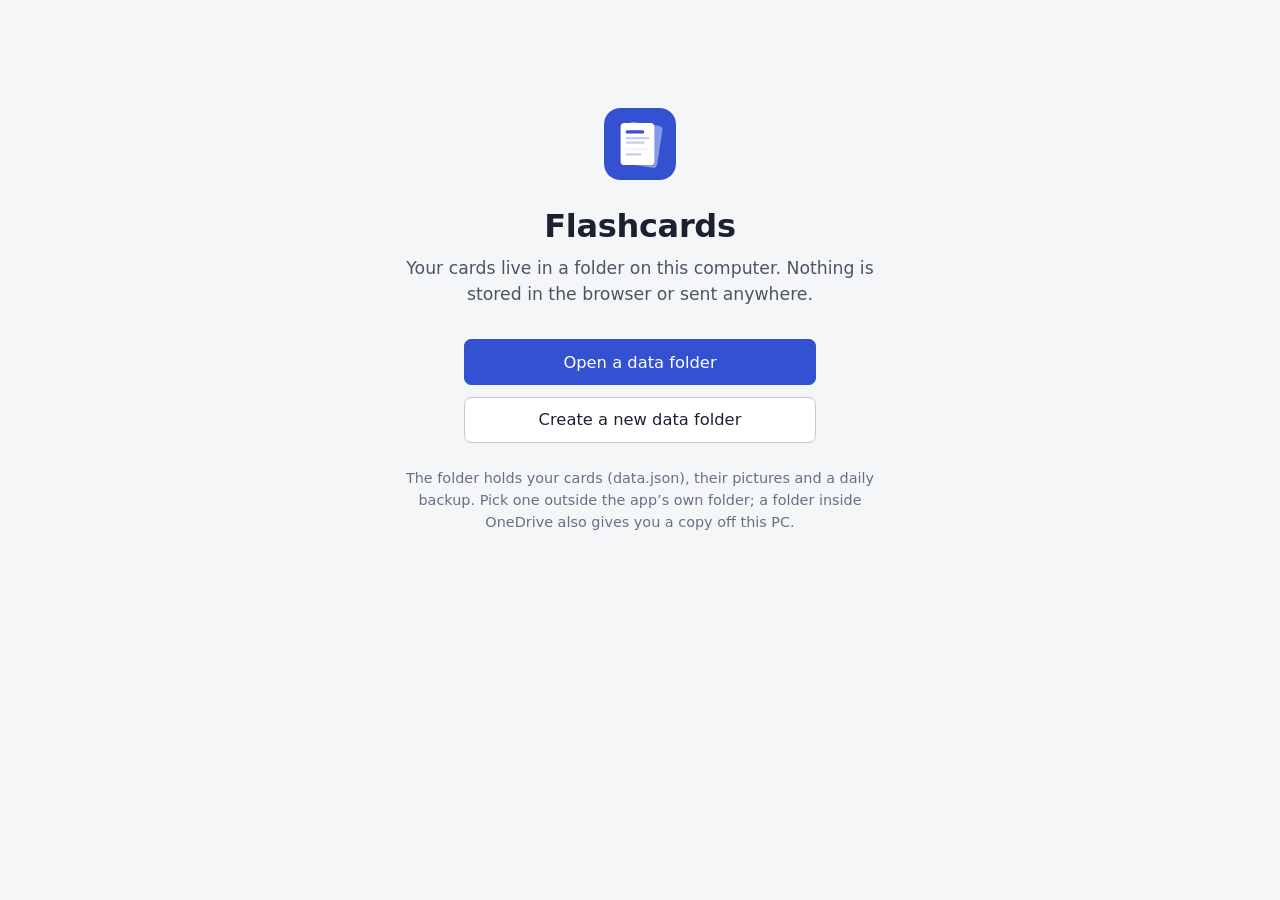
<file: app/index.html>
<!doctype html>
<html lang="en">
<head>
  <meta charset="utf-8">
  <meta name="viewport" content="width=device-width, initial-scale=1">
  <!-- Nothing is loaded from, or sent to, any address other than this app's own. -->
  <meta http-equiv="Content-Security-Policy" content="default-src 'self'; img-src 'self' blob: data:; style-src 'self' 'unsafe-inline'; font-src 'self'; connect-src 'self'; object-src 'none'; base-uri 'self'; form-action 'none'">
  <meta name="color-scheme" content="light dark">
  <meta name="theme-color" content="#f5f6f8" media="(prefers-color-scheme: light)">
  <meta name="theme-color" content="#12151a" media="(prefers-color-scheme: dark)">
  <title>Flashcards</title>
  <link rel="manifest" href="manifest.webmanifest">
  <link rel="icon" href="icons/icon.svg" type="image/svg+xml">
  <link rel="stylesheet" href="vendor/katex/katex.min.css">
  <link rel="stylesheet" href="css/app.css">
</head>
<body>
  <div id="app">
    <p class="boot-message">Loading…</p>
  </div>
  <noscript><p class="boot-message">This app needs JavaScript.</p></noscript>
  <script type="module" src="js/main.js"></script>
</body>
</html>
</file>
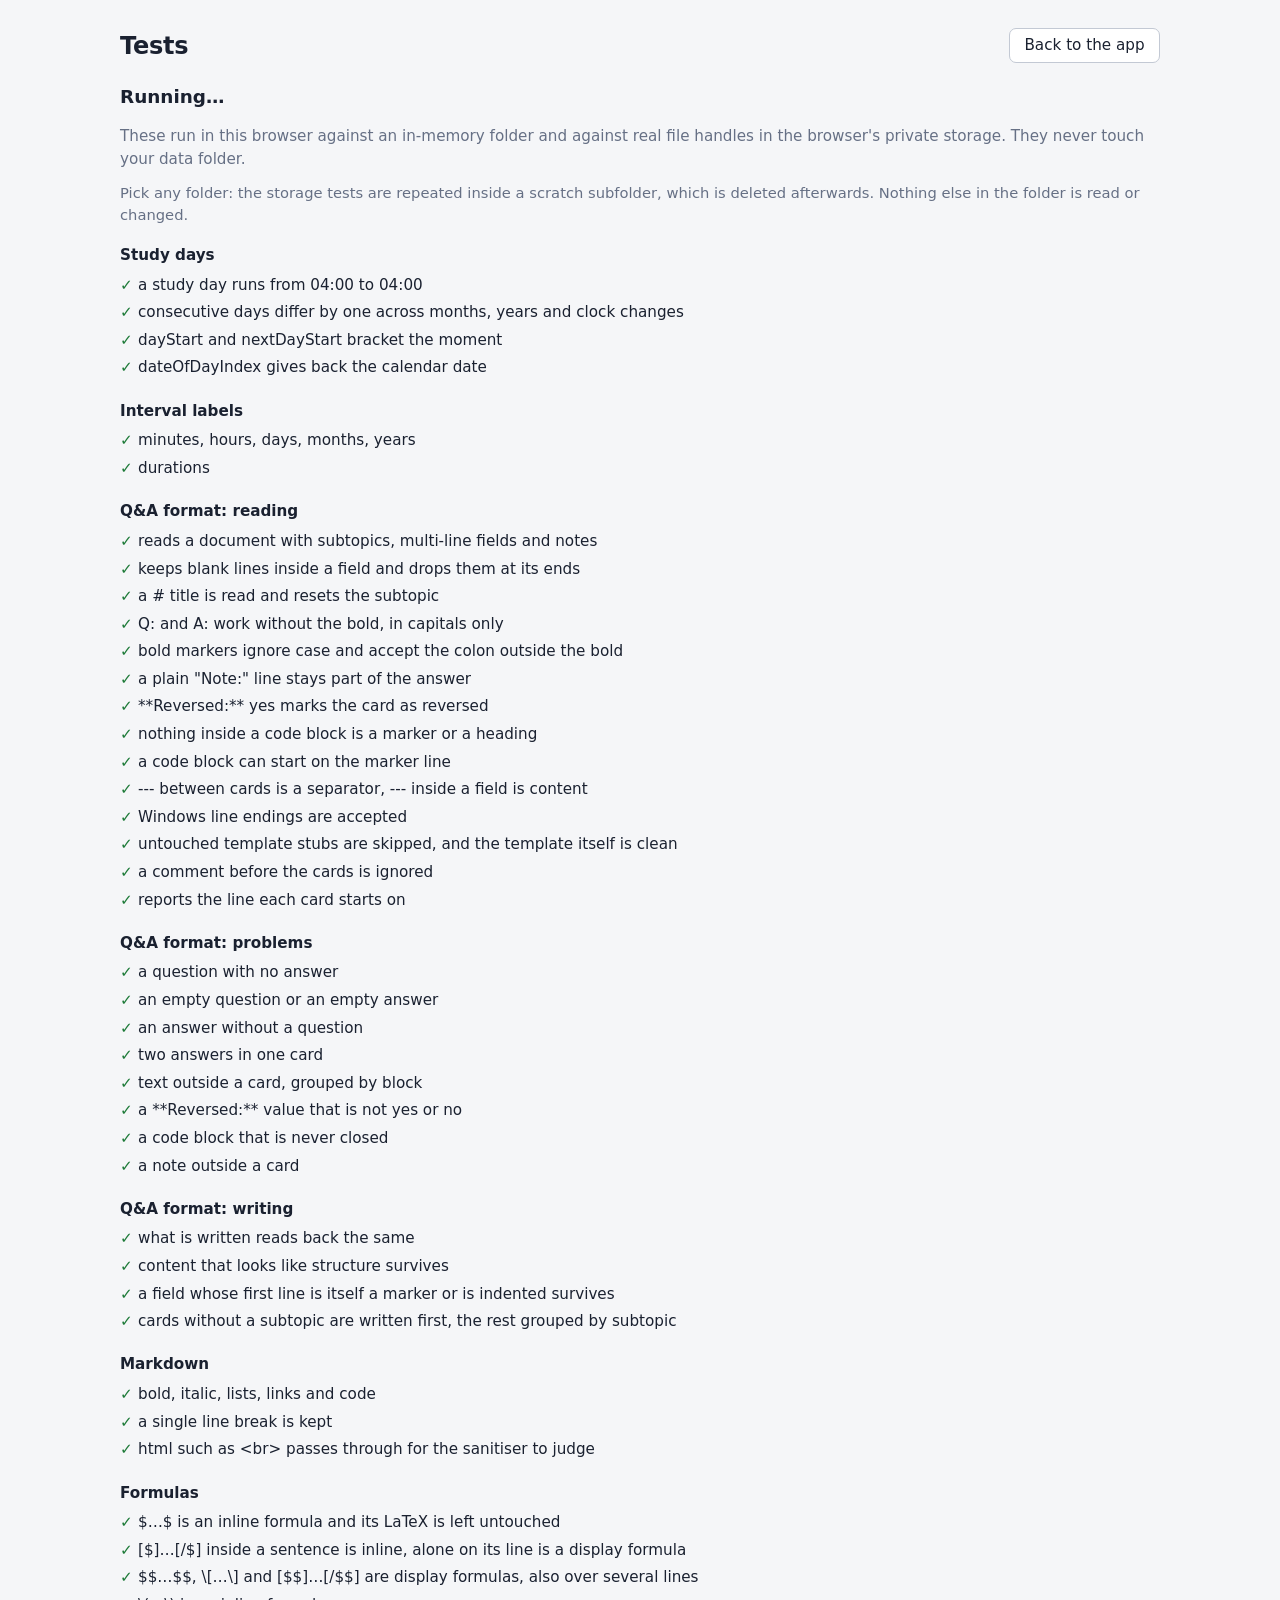
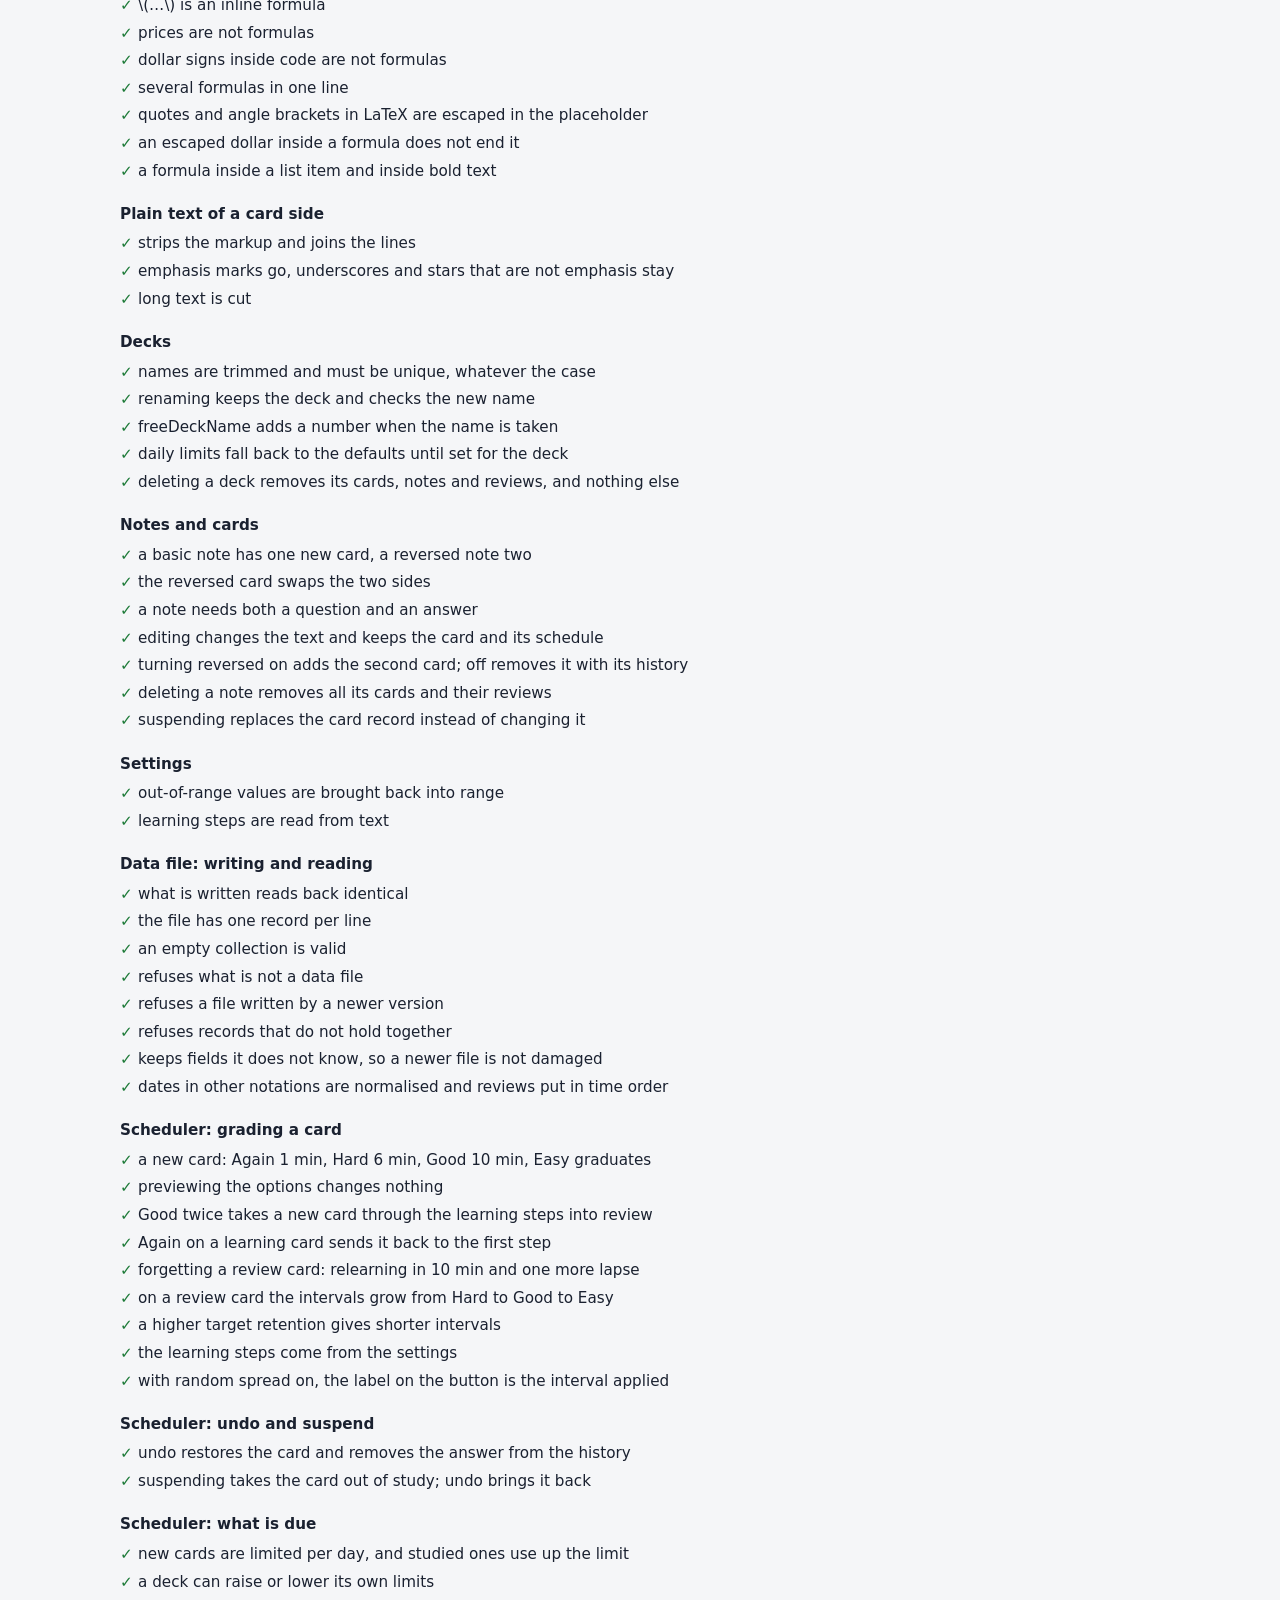
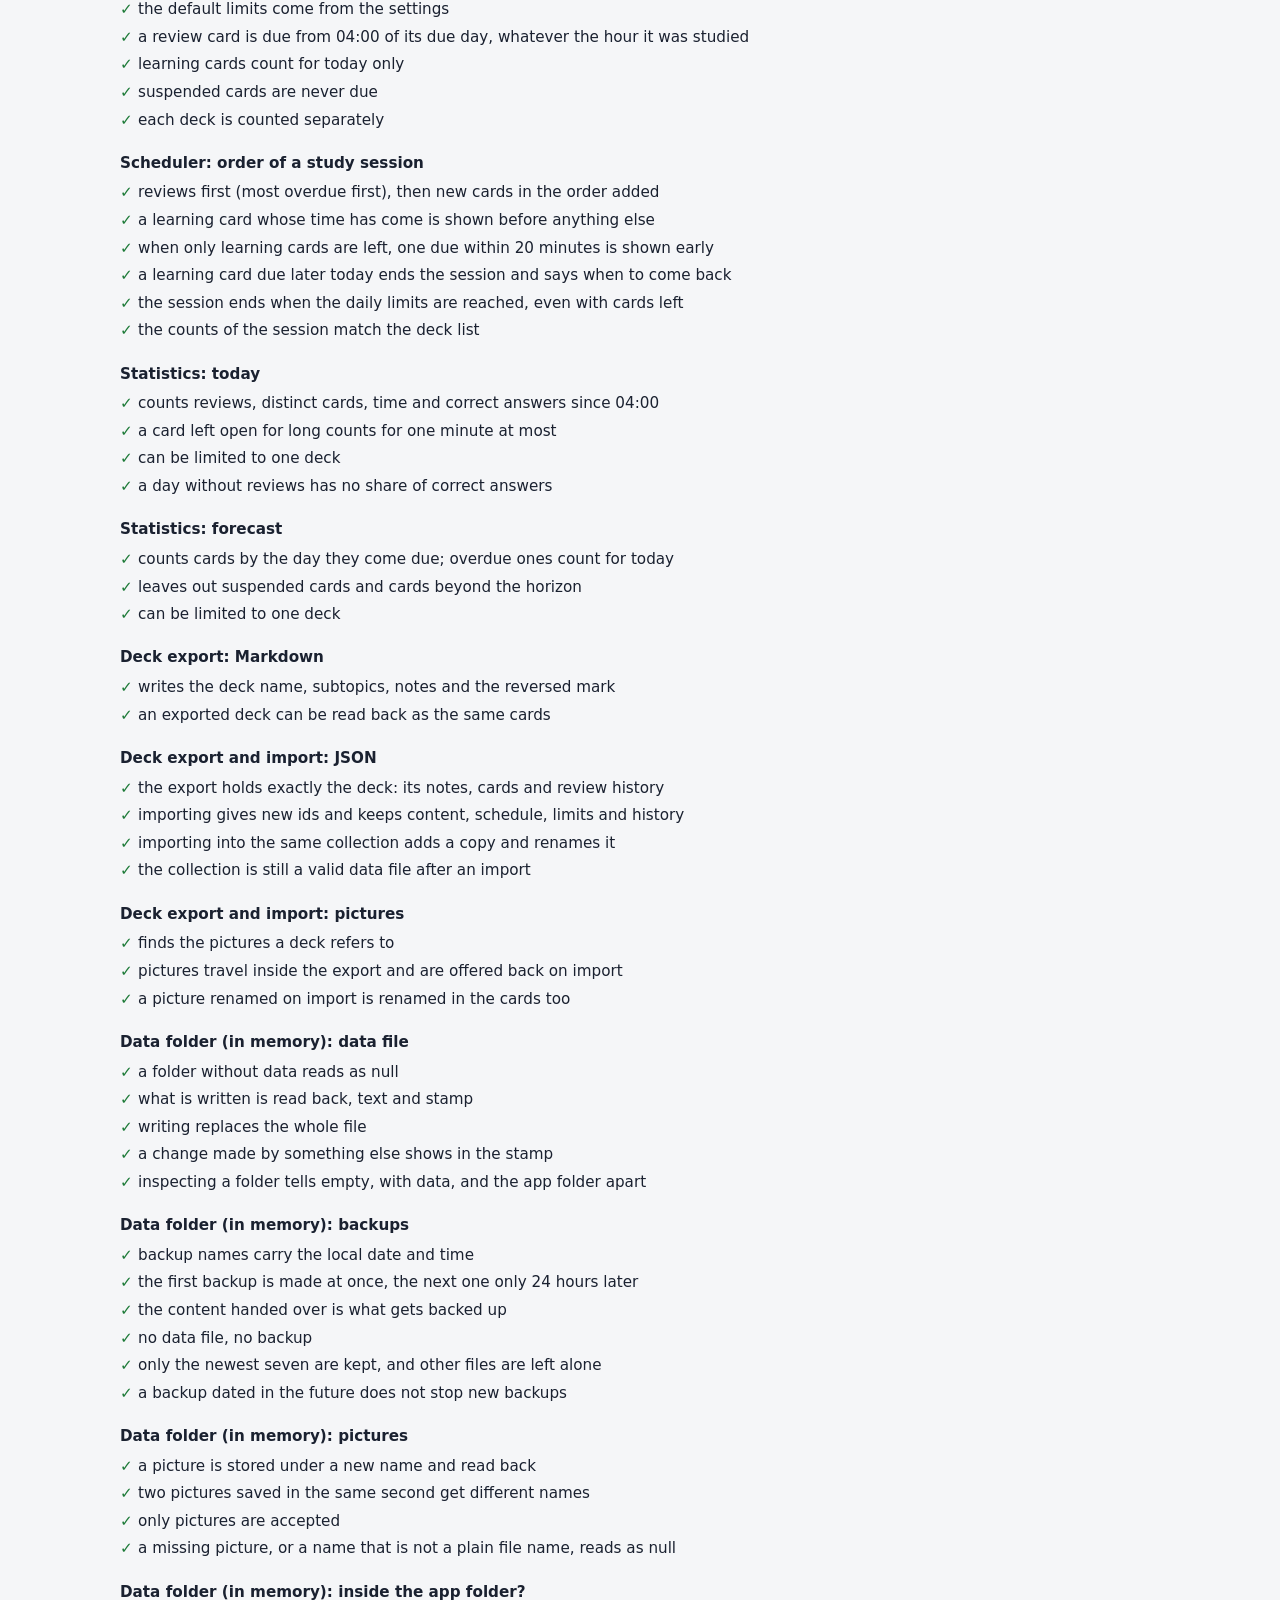
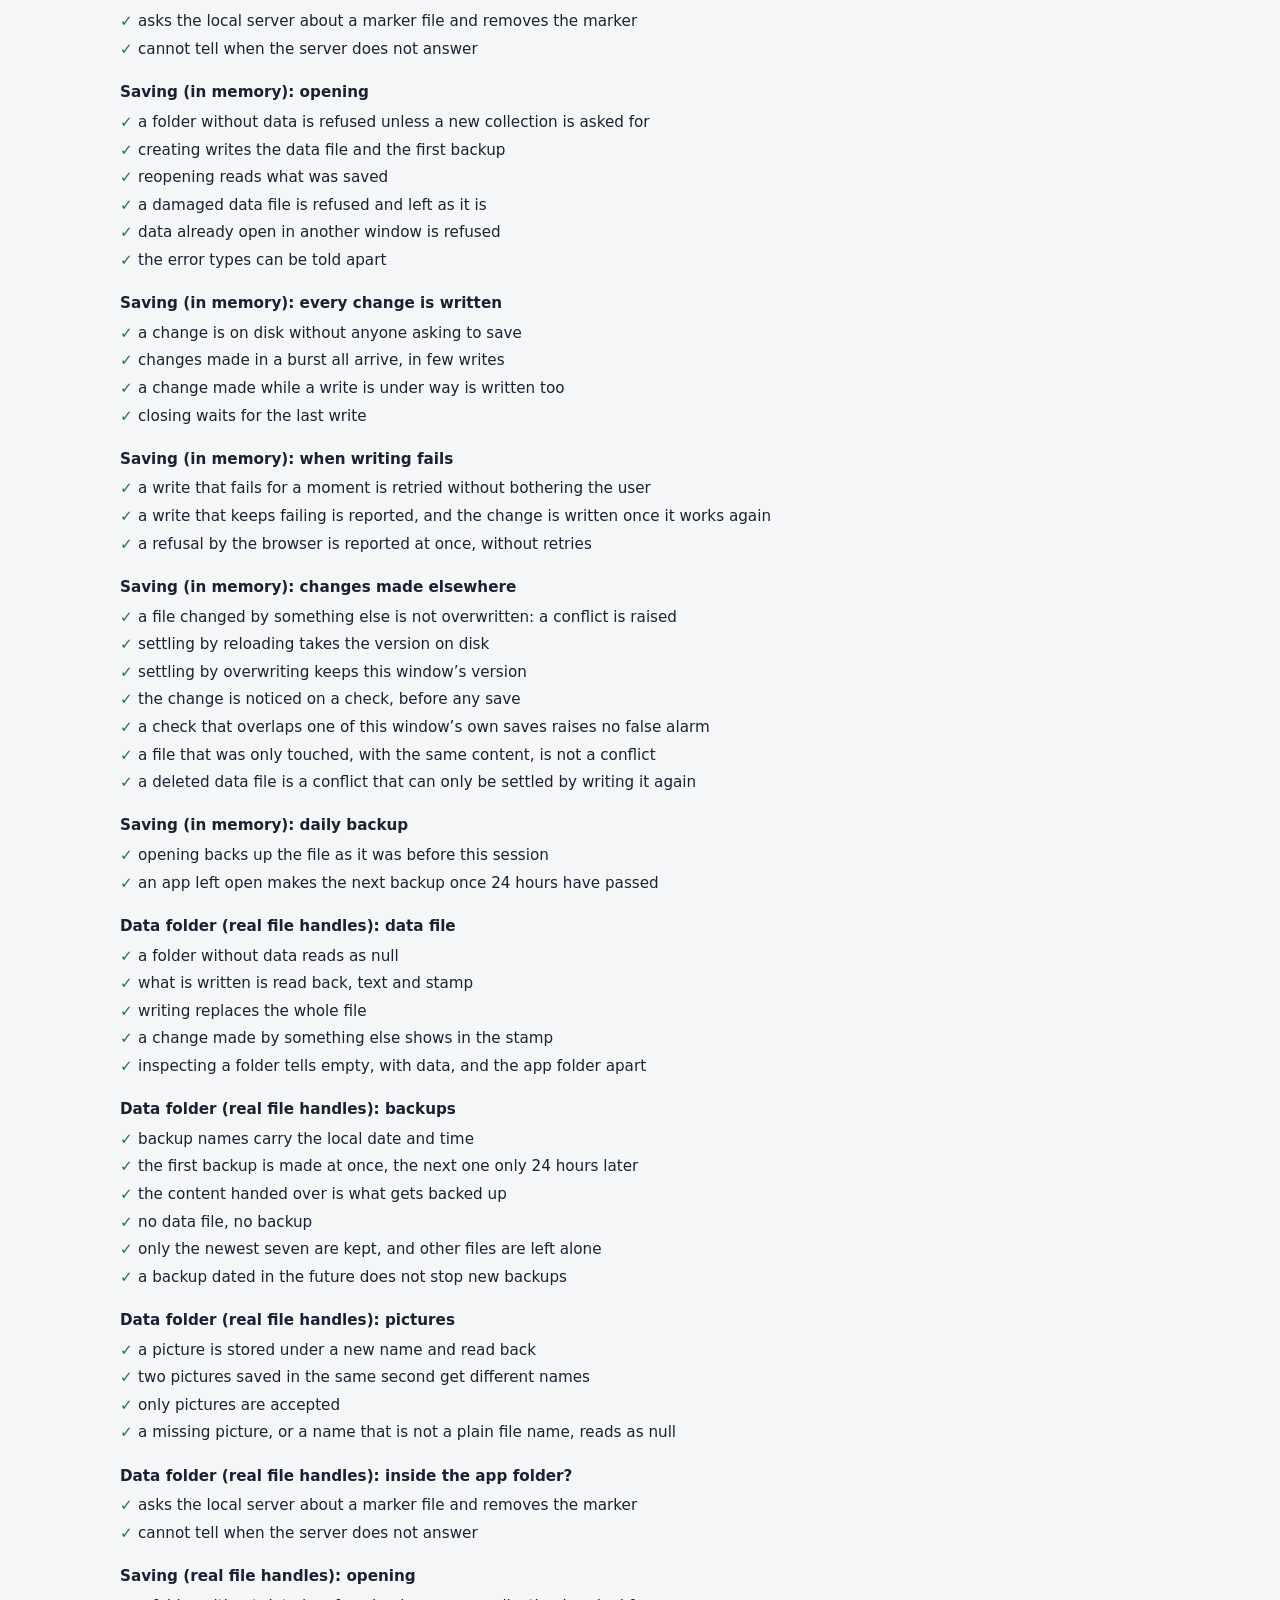
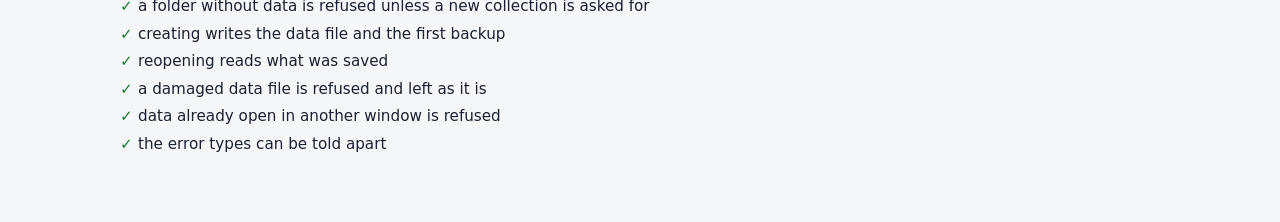
<file: app/tests/index.html>
<!doctype html>
<html lang="en">
<head>
  <meta charset="utf-8">
  <meta name="viewport" content="width=device-width, initial-scale=1">
  <meta http-equiv="Content-Security-Policy" content="default-src 'self'; img-src 'self' blob: data:; style-src 'self' 'unsafe-inline'; font-src 'self'; connect-src 'self'; object-src 'none'; base-uri 'self'; form-action 'none'">
  <meta name="color-scheme" content="light dark">
  <title>Flashcards — tests</title>
  <link rel="icon" href="../icons/icon.svg" type="image/svg+xml">
  <link rel="stylesheet" href="../vendor/katex/katex.min.css">
  <link rel="stylesheet" href="../css/app.css">
  <link rel="stylesheet" href="tests.css">
</head>
<body>
  <main id="view">
    <div class="page-head">
      <h1>Tests</h1>
      <a class="btn" href="../">Back to the app</a>
    </div>
    <p id="summary" class="test-summary">Running…</p>
    <p class="muted">These run in this browser against an in-memory folder and against real file handles in the browser's private storage. They never touch your data folder.</p>
    <p>
      <button id="real-folder" class="btn" type="button" hidden>Also test a folder on disk…</button>
    </p>
    <p id="real-folder-note" class="test-summary muted">Pick any folder: the storage tests are repeated inside a scratch subfolder, which is deleted afterwards. Nothing else in the folder is read or changed.</p>
    <div id="results"></div>
  </main>
  <script type="module" src="run-browser.js"></script>
</body>
</html>
</file>
<file: app/css/app.css>
/* Flashcards — one stylesheet, no external fonts or images. Light and dark follow the system. */

:root {
  color-scheme: light dark;

  --bg: #f5f6f8;
  --surface: #ffffff;
  --surface-2: #eef0f4;
  --text: #1a2130;
  --text-2: #4b5567;
  --muted: #667085;
  --border: #dfe3ea;
  --border-strong: #c3c9d4;

  --accent: #3451d1;
  --accent-hover: #2a43b3;
  --accent-soft: #e9edfc;
  --on-accent: #ffffff;
  --danger: #b9261c;
  --danger-hover: #991d15;
  --danger-soft: #fdecea;
  --ok: #1d7a38;
  --warn: #9a5b00;

  /* What a card is waiting for. */
  --new: #1b6ec2;
  --learn: #b4470f;
  --due: #1d7a38;

  /* Chart: one series, checked for contrast against both surfaces. */
  --series-1: #2a78d6;

  --tip-bg: #1a2130;
  --tip-text: #ffffff;
  --shadow: 0 1px 2px rgb(16 24 40 / 6%), 0 1px 3px rgb(16 24 40 / 8%);
  --shadow-lg: 0 12px 32px rgb(16 24 40 / 18%);
  --radius: 10px;
  --radius-sm: 7px;

  --font: "Segoe UI Variable Text", "Segoe UI", system-ui, -apple-system, "Helvetica Neue", Arial, sans-serif;
  --mono: "Cascadia Code", "Cascadia Mono", Consolas, ui-monospace, SFMono-Regular, Menlo, monospace;
}

@media (prefers-color-scheme: dark) {
  :root {
    --bg: #12151a;
    --surface: #1a1e25;
    --surface-2: #242932;
    --text: #e7eaf0;
    --text-2: #bcc3d0;
    --muted: #98a1b2;
    --border: #2c323c;
    --border-strong: #404855;

    --accent: #8ea2ff;
    --accent-hover: #a5b5ff;
    --accent-soft: #252d52;
    --on-accent: #0e1326;
    --danger: #ff8279;
    --danger-hover: #ff9c95;
    --danger-soft: #3b1e1c;
    --ok: #62d482;
    --warn: #f0b45a;

    --new: #6cb2f7;
    --learn: #ffa066;
    --due: #62d482;

    --series-1: #3987e5;

    --tip-bg: #e7eaf0;
    --tip-text: #12151a;
    --shadow: 0 1px 2px rgb(0 0 0 / 30%), 0 1px 3px rgb(0 0 0 / 35%);
    --shadow-lg: 0 12px 32px rgb(0 0 0 / 55%);
  }
}

/* ------------------------------------------------------------ base */

*, *::before, *::after { box-sizing: border-box; }

html { font-size: 16px; }

body {
  margin: 0;
  background: var(--bg);
  color: var(--text);
  font-family: var(--font);
  font-size: 0.95rem;
  line-height: 1.5;
  -webkit-font-smoothing: antialiased;
}

h1, h2, h3 { margin: 0; line-height: 1.25; font-weight: 600; }
h1 { font-size: 1.5rem; letter-spacing: -0.01em; }
h2 { font-size: 1.08rem; }
p { margin: 0 0 0.75em; }
p:last-child { margin-bottom: 0; }

a { color: var(--accent); text-decoration-thickness: 1px; text-underline-offset: 2px; }
a:hover { color: var(--accent-hover); }

code, kbd, pre { font-family: var(--mono); font-size: 0.9em; }
code { background: var(--surface-2); padding: 0.1em 0.35em; border-radius: 4px; }

kbd {
  display: inline-block;
  margin-left: 0.6em;
  padding: 0 0.4em;
  border: 1px solid currentColor;
  border-radius: 4px;
  font-size: 0.72em;
  line-height: 1.5;
  opacity: 0.7;
}

:focus-visible { outline: 2px solid var(--accent); outline-offset: 2px; }

[hidden] { display: none !important; }

.muted { color: var(--muted); }
.nowrap { white-space: nowrap; }
.num { text-align: right; font-variant-numeric: tabular-nums; }

.sr-only {
  position: absolute;
  width: 1px;
  height: 1px;
  overflow: hidden;
  clip-path: inset(50%);
  white-space: nowrap;
}

.boot-message { margin: 20vh auto; text-align: center; color: var(--muted); }

/* ------------------------------------------------------------ buttons */

.btn {
  display: inline-flex;
  align-items: center;
  justify-content: center;
  gap: 0.1em;
  padding: 0.45em 0.95em;
  border: 1px solid var(--border-strong);
  border-radius: var(--radius-sm);
  background: var(--surface);
  color: var(--text);
  font: inherit;
  font-weight: 500;
  line-height: 1.3;
  text-decoration: none;
  white-space: nowrap;
  cursor: pointer;
  transition: background-color 0.12s, border-color 0.12s;
}
.btn:hover { background: var(--surface-2); color: var(--text); }
.btn:disabled { opacity: 0.5; cursor: default; }
.btn:disabled:hover { background: var(--surface); }

.btn-primary { background: var(--accent); border-color: var(--accent); color: var(--on-accent); }
.btn-primary:hover { background: var(--accent-hover); border-color: var(--accent-hover); color: var(--on-accent); }
.btn-primary:disabled:hover { background: var(--accent); }

.btn-danger { background: var(--danger); border-color: var(--danger); color: var(--on-accent); }
.btn-danger:hover { background: var(--danger-hover); border-color: var(--danger-hover); color: var(--on-accent); }
.btn-danger-quiet { color: var(--danger); }
.btn-danger-quiet:hover { background: var(--danger-soft); color: var(--danger); }

.btn-quiet { border-color: transparent; background: transparent; }
.btn-quiet:hover { background: var(--surface-2); }
.btn-quiet:disabled:hover { background: transparent; }

.btn-lg { padding: 0.7em 1.4em; font-size: 1.02rem; }
.btn-small { padding: 0.25em 0.6em; font-size: 0.85rem; }

.btn-link {
  padding: 0;
  border: 0;
  background: none;
  color: var(--accent);
  font: inherit;
  text-decoration: underline;
  text-decoration-thickness: 1px;
  text-underline-offset: 2px;
  cursor: pointer;
}
.btn-link:hover { color: var(--accent-hover); }

/* ------------------------------------------------------------ forms */

.input {
  width: 100%;
  padding: 0.5em 0.7em;
  border: 1px solid var(--border-strong);
  border-radius: var(--radius-sm);
  background: var(--surface);
  color: var(--text);
  font: inherit;
}
.input::placeholder { color: var(--muted); opacity: 0.8; }
.input:focus-visible { outline-offset: 0; border-color: var(--accent); }
textarea.input { resize: vertical; line-height: 1.5; }
.select { width: auto; max-width: 100%; padding-right: 2em; }
.input-number { width: 9em; }
.input-short { width: 14em; }

.field { display: flex; flex-direction: column; gap: 0.3em; }
.field-inline { flex-direction: row; align-items: center; gap: 0.6em; }
.field-label { font-size: 0.85rem; font-weight: 600; color: var(--text-2); }
.field-row { display: flex; flex-wrap: wrap; gap: 1em 1.5em; margin: 1em 0; }
.field-error { margin: 0.4em 0 0; color: var(--danger); font-size: 0.9rem; }
.check { display: flex; align-items: center; gap: 0.5em; cursor: pointer; }
.check input { width: 1.05em; height: 1.05em; accent-color: var(--accent); }
.form-actions { display: flex; flex-wrap: wrap; align-items: center; gap: 0.75em 1em; margin-top: 0.4em; }

/* ------------------------------------------------------------ start screen */

.start {
  max-width: 34rem;
  margin: 0 auto;
  padding: 12vh 1.5rem 3rem;
  text-align: center;
}
.start-logo { border-radius: 16px; }
.start h1 { margin: 0.6em 0 0.3em; font-size: 2rem; }
.start-lead { font-size: 1.08rem; color: var(--text-2); }
.start-actions { display: flex; flex-direction: column; gap: 0.7rem; margin: 2rem auto 1.6rem; max-width: 22rem; }
.start-note { color: var(--muted); font-size: 0.9rem; }

/* ------------------------------------------------------------ shell */

.topbar {
  position: sticky;
  top: 0;
  z-index: 10;
  display: flex;
  align-items: center;
  gap: 1.25rem;
  padding: 0 1.25rem;
  min-height: 3.25rem;
  border-bottom: 1px solid var(--border);
  background: var(--surface);
}
.brand {
  display: flex;
  align-items: center;
  gap: 0.55em;
  color: var(--text);
  font-weight: 650;
  font-size: 1.05rem;
  text-decoration: none;
}
.brand:hover { color: var(--text); }
.brand img { border-radius: 6px; }

.nav { display: flex; flex: 1; gap: 0.15rem; min-width: 0; overflow-x: auto; scrollbar-width: none; }
.nav-link {
  padding: 0.95rem 0.7rem;
  border-bottom: 2px solid transparent;
  color: var(--text-2);
  font-weight: 500;
  text-decoration: none;
  white-space: nowrap;
}
.nav-link:hover { color: var(--text); }
.nav-link.active { color: var(--accent); border-bottom-color: var(--accent); }
.nav-link:focus-visible { outline-offset: -3px; }

.save-status {
  padding: 0.25em 0.7em;
  border: 1px solid transparent;
  border-radius: 999px;
  background: none;
  color: var(--muted);
  font: inherit;
  font-size: 0.85rem;
  white-space: nowrap;
}
.save-status[data-status="saved"]::before { content: "✓ "; color: var(--ok); }
.save-status[data-status="error"],
.save-status[data-status="conflict"] {
  border-color: var(--danger);
  background: var(--danger-soft);
  color: var(--danger);
  font-weight: 600;
  cursor: pointer;
}

#view { max-width: 68rem; margin: 0 auto; padding: 1.75rem 1.5rem 4rem; }
#view.view-study { max-width: 52rem; }
#view.view-browse { max-width: 86rem; }
#view.view-editor { max-width: none; padding-bottom: 1.25rem; }
#view.view-settings { max-width: 50rem; }

.page-head {
  display: flex;
  flex-wrap: wrap;
  align-items: center;
  justify-content: space-between;
  gap: 0.75rem 1.5rem;
  margin-bottom: 1.25rem;
}
.page-actions { display: flex; flex-wrap: wrap; gap: 0.5rem; }

.panel {
  margin-bottom: 1.25rem;
  padding: 1.25rem 1.4rem;
  border: 1px solid var(--border);
  border-radius: var(--radius);
  background: var(--surface);
}
.panel > h2 { margin-bottom: 0.8rem; }

.empty {
  padding: 3rem 1.5rem;
  border: 1px dashed var(--border-strong);
  border-radius: var(--radius);
  color: var(--text-2);
  text-align: center;
}
.empty h2 { margin-bottom: 0.5rem; color: var(--text); }
.empty p { max-width: 34rem; margin: 0 auto 1.2rem; }

.tag {
  display: inline-block;
  padding: 0.05em 0.55em;
  border-radius: 999px;
  background: var(--surface-2);
  color: var(--text-2);
  font-size: 0.78rem;
  font-weight: 500;
  white-space: nowrap;
}
.tag-accent { background: var(--accent-soft); color: var(--accent); }

.filters { display: flex; flex-wrap: wrap; align-items: center; gap: 0.6rem; margin-bottom: 1rem; }

/* ------------------------------------------------------------ dialogs, toasts, menus */

.dialog {
  width: min(32rem, calc(100vw - 2rem));
  max-height: calc(100vh - 2rem);
  padding: 1.4rem 1.5rem 1.25rem;
  border: 1px solid var(--border);
  border-radius: 14px;
  background: var(--surface);
  color: var(--text);
  box-shadow: var(--shadow-lg);
}
.dialog::backdrop { background: rgb(10 14 22 / 45%); }
.dialog-wide { width: min(72rem, calc(100vw - 2rem)); }
.dialog-title { margin-bottom: 0.8rem; font-size: 1.15rem; }
.dialog-body { color: var(--text-2); }
.dialog-body .field-label { color: var(--text-2); }
.dialog-actions { display: flex; flex-wrap: wrap; justify-content: flex-end; gap: 0.6rem; margin-top: 1.4rem; }

.toasts {
  position: fixed;
  left: 50%;
  top: 4rem;
  z-index: 100;
  display: flex;
  flex-direction: column;
  align-items: center;
  gap: 0.5rem;
  width: max-content;
  max-width: calc(100vw - 2rem);
  transform: translateX(-50%);
  pointer-events: none;
}
.toast {
  padding: 0.6em 1em;
  border-radius: var(--radius-sm);
  background: var(--tip-bg);
  color: var(--tip-text);
  box-shadow: var(--shadow-lg);
  font-size: 0.92rem;
}
.toast-error { background: var(--danger); color: var(--on-accent); }

.menu-wrap { position: relative; }
.menu {
  position: absolute;
  top: calc(100% + 4px);
  right: 0;
  z-index: 20;
  min-width: 13rem;
  padding: 0.3rem;
  border: 1px solid var(--border);
  border-radius: var(--radius);
  background: var(--surface);
  box-shadow: var(--shadow-lg);
}
.menu-item {
  display: block;
  width: 100%;
  padding: 0.45em 0.7em;
  border: 0;
  border-radius: 6px;
  background: none;
  color: var(--text);
  font: inherit;
  text-align: left;
  cursor: pointer;
}
.menu-item:hover, .menu-item:focus-visible { background: var(--surface-2); }
.menu-item-danger { color: var(--danger); }
.menu-item-danger:hover { background: var(--danger-soft); }
.menu-divider { height: 1px; margin: 0.3rem 0; background: var(--border); }

/* ------------------------------------------------------------ decks */

.today { color: var(--text-2); }

.deck-list { display: flex; flex-direction: column; gap: 0.6rem; margin: 1rem 0 0; padding: 0; list-style: none; }
.deck {
  display: flex;
  flex-wrap: wrap;
  align-items: center;
  gap: 0.75rem 1.5rem;
  padding: 0.9rem 1.1rem;
  border: 1px solid var(--border);
  border-radius: var(--radius);
  background: var(--surface);
}
.deck-main { flex: 1 1 14rem; min-width: 0; }
.deck-name {
  display: block;
  overflow: hidden;
  color: var(--text);
  font-size: 1.08rem;
  font-weight: 600;
  text-decoration: none;
  text-overflow: ellipsis;
  white-space: nowrap;
}
.deck-name:hover { color: var(--accent); }
.deck-meta { color: var(--muted); font-size: 0.85rem; }
.deck-actions { display: flex; align-items: center; gap: 0.4rem; }

.deck-counts { display: flex; gap: 0.4rem; }
.count {
  display: flex;
  flex-direction: column;
  align-items: center;
  min-width: 4.2rem;
  padding: 0.2rem 0.5rem;
  border-bottom: 2px solid transparent;
}
.count-value { font-size: 1.15rem; font-weight: 650; line-height: 1.2; font-variant-numeric: tabular-nums; }
.count-label { color: var(--muted); font-size: 0.75rem; }
.count-new .count-value { color: var(--new); }
.count-learn .count-value { color: var(--learn); }
.count-due .count-value { color: var(--due); }
.count-zero .count-value { color: var(--muted); font-weight: 500; opacity: 0.75; }
.count-active { border-bottom-color: currentColor; }
.count-active.count-new { color: var(--new); }
.count-active.count-learn { color: var(--learn); }
.count-active.count-due { color: var(--due); }

/* ------------------------------------------------------------ card text (Markdown) */

.card-text { overflow-wrap: anywhere; }
.card-text > :first-child { margin-top: 0; }
.card-text > :last-child { margin-bottom: 0; }
.card-text p, .card-text ul, .card-text ol, .card-text pre, .card-text blockquote, .card-text table { margin: 0 0 0.7em; }
.card-text ul, .card-text ol { padding-left: 1.5em; }
.card-text h1, .card-text h2, .card-text h3, .card-text h4 { margin: 0.8em 0 0.4em; font-size: 1.1em; }
.card-text img { max-width: 100%; height: auto; border-radius: 6px; vertical-align: middle; }
.card-text pre {
  overflow-x: auto;
  padding: 0.7em 0.9em;
  border-radius: var(--radius-sm);
  background: var(--surface-2);
  font-size: 0.85em;
  line-height: 1.45;
  text-align: left;
}
.card-text pre code { padding: 0; background: none; font-size: 1em; }
.card-text blockquote { padding-left: 0.9em; border-left: 3px solid var(--border-strong); color: var(--text-2); }
.card-text table { border-collapse: collapse; }
.card-text th, .card-text td { padding: 0.3em 0.7em; border: 1px solid var(--border-strong); }
.card-text hr { height: 1px; border: 0; background: var(--border-strong); }
.card-text .math-tex[data-display="1"] { display: block; margin: 0.7em 0; overflow-x: auto; overflow-y: hidden; text-align: center; }
.card-text .math-error { color: var(--danger); font-family: var(--mono); }

.card-divider { height: 1px; margin: 1.4rem 0; border: 0; background: var(--border-strong); }

/* ------------------------------------------------------------ study */

.study-head { display: flex; flex-wrap: wrap; align-items: flex-end; justify-content: space-between; gap: 0.75rem 1.5rem; }
.study-title { min-width: 0; }
.back-link { color: var(--muted); font-size: 0.88rem; text-decoration: none; }
.back-link:hover { color: var(--accent); }

.study-stage { margin: 1.1rem 0 1.25rem; }
.study-card {
  min-height: 15rem;
  padding: 2.2rem 2.4rem;
  border: 1px solid var(--border);
  border-radius: 14px;
  background: var(--surface);
  box-shadow: var(--shadow);
  font-size: 1.22rem;
  line-height: 1.55;
  text-align: center;
}
.study-card ul, .study-card ol { display: inline-block; text-align: left; }
.study-card img { max-height: 65vh; }

.study-controls { display: flex; justify-content: center; min-height: 4.4rem; }
.reveal { min-width: 16rem; align-self: center; }

.grades { display: grid; grid-template-columns: repeat(4, minmax(0, 9rem)); gap: 0.6rem; width: 100%; justify-content: center; }
.grade {
  display: flex;
  flex-direction: column;
  align-items: center;
  gap: 0.1rem;
  padding: 0.55rem 0.5rem 0.5rem;
  border: 1px solid var(--border-strong);
  border-top-width: 3px;
  border-radius: var(--radius-sm);
  background: var(--surface);
  color: var(--text);
  font: inherit;
  cursor: pointer;
  transition: background-color 0.12s;
}
.grade:hover { background: var(--surface-2); }
.grade-interval { color: var(--text-2); font-size: 0.85rem; font-variant-numeric: tabular-nums; }
.grade-label { font-size: 1.02rem; font-weight: 600; }
.grade kbd { margin: 0.15rem 0 0; }
.grade-again { border-top-color: var(--danger); }
.grade-hard { border-top-color: var(--warn); }
.grade-good { border-top-color: var(--ok); }
.grade-easy { border-top-color: var(--new); }

.study-tools { display: flex; justify-content: center; gap: 0.25rem; margin-top: 1.1rem; }

.study-done {
  padding: 3rem 2rem;
  border: 1px solid var(--border);
  border-radius: 14px;
  background: var(--surface);
  text-align: center;
}
.study-done h2 { margin-bottom: 0.9rem; font-size: 1.35rem; }
.study-done p { max-width: 36rem; margin: 0 auto 0.8rem; color: var(--text-2); }
.study-done .btn { margin-top: 0.8rem; }

/* ------------------------------------------------------------ card editor */

.ed-file { color: var(--muted); font-size: 0.88rem; }
.ed-edited { color: var(--warn); }

.ed {
  display: grid;
  grid-template-columns: minmax(0, 1fr) minmax(0, 1fr);
  gap: 1rem;
  height: calc(100vh - 15.5rem);
  min-height: 22rem;
}
.dialog-wide .ed { height: min(58vh, 34rem); min-height: 16rem; }

.ed-pane {
  display: flex;
  flex-direction: column;
  min-height: 0;
  border: 1px solid var(--border);
  border-radius: var(--radius);
  background: var(--surface);
  overflow: hidden;
}
.ed-pane-head {
  display: flex;
  align-items: center;
  justify-content: space-between;
  gap: 1rem;
  padding: 0.5rem 0.9rem;
  border-bottom: 1px solid var(--border);
  color: var(--text-2);
  font-size: 0.82rem;
  font-weight: 600;
  letter-spacing: 0.02em;
  text-transform: uppercase;
}
.ed-summary { display: flex; gap: 0.8rem; font-weight: 500; letter-spacing: 0; text-transform: none; }
.ed-problems { color: var(--danger); font-weight: 600; }

.ed-source {
  flex: 1;
  width: 100%;
  min-height: 0;
  padding: 0.9rem 1rem;
  border: 0;
  background: transparent;
  color: var(--text);
  font-family: var(--mono);
  font-size: 0.9rem;
  line-height: 1.6;
  resize: none;
  tab-size: 2;
}
.ed-source:focus-visible { outline: none; box-shadow: inset 0 0 0 2px var(--accent); }
.ed-source::placeholder { color: var(--muted); opacity: 0.7; }

.ed-preview-list { flex: 1; min-height: 0; padding: 0.8rem; overflow-y: auto; background: var(--bg); }
.ed-empty { margin: 2rem auto; max-width: 24rem; color: var(--muted); text-align: center; }

.pv-card {
  margin-bottom: 0.7rem;
  padding: 0.75rem 0.95rem 0.9rem;
  border: 1px solid var(--border);
  border-radius: var(--radius-sm);
  background: var(--surface);
  cursor: pointer;
}
.pv-card:hover { border-color: var(--border-strong); }
.pv-invalid { border-color: var(--danger); border-left-width: 4px; }
.pv-invalid:hover { border-color: var(--danger); }
.pv-head { display: flex; flex-wrap: wrap; align-items: center; gap: 0.5rem; margin-bottom: 0.45rem; }
.pv-index { color: var(--muted); font-size: 0.78rem; font-weight: 600; }
.pv-side + .pv-side { margin-top: 0.6rem; padding-top: 0.6rem; border-top: 1px solid var(--border); }
.pv-label { margin-bottom: 0.15rem; color: var(--muted); font-size: 0.72rem; font-weight: 600; letter-spacing: 0.04em; text-transform: uppercase; }
.pv-note { color: var(--text-2); font-size: 0.92em; }
.pv-problem { margin: 0 0 0.4rem; color: var(--danger); font-weight: 600; }
.pv-stray {
  margin: 0;
  overflow-x: auto;
  color: var(--text-2);
  font-size: 0.85rem;
  white-space: pre-wrap;
}

.ed-bar {
  display: flex;
  flex-wrap: wrap;
  align-items: center;
  gap: 0.75rem 1rem;
  margin-top: 0.9rem;
}
.ed-bar-deck { display: flex; align-items: center; gap: 0.6rem; }

/* ------------------------------------------------------------ add card */

.add-layout { display: grid; grid-template-columns: minmax(0, 1fr) minmax(0, 1fr); gap: 1.25rem; align-items: start; }
.add-form { display: flex; flex-direction: column; gap: 0.9rem; }
.add-text { font-family: var(--mono); font-size: 0.9rem; }
.add-preview {
  min-height: 12rem;
  padding: 1.1rem 1.3rem;
  border: 1px solid var(--border);
  border-radius: var(--radius);
  background: var(--surface);
}

/* ------------------------------------------------------------ browse */

.browse-search { flex: 1 1 16rem; max-width: 26rem; }
.browse-count { margin-bottom: 0.5rem; font-size: 0.88rem; }

.table-wrap { overflow-x: auto; border: 1px solid var(--border); border-radius: var(--radius); background: var(--surface); }
.table { width: 100%; border-collapse: collapse; }
.table th, .table td { padding: 0.55rem 0.8rem; border-bottom: 1px solid var(--border); text-align: left; vertical-align: middle; }
.table th { color: var(--text-2); font-size: 0.8rem; font-weight: 600; white-space: nowrap; }
.table th.num, .table td.num { text-align: right; }
.table tbody tr:last-child td { border-bottom: 0; }
.table tbody tr:hover { background: color-mix(in srgb, var(--surface-2) 55%, transparent); }
.table-compact { width: auto; min-width: 16rem; margin-top: 0.6rem; }
.table-compact th, .table-compact td { padding: 0.25rem 0.8rem; }

/* Question and answer share whatever the fixed columns leave. */
.browse-table { table-layout: fixed; min-width: 52rem; }
.browse-table th:nth-child(3) { width: 9rem; }
.browse-table th:nth-child(4) { width: 6.5rem; }
.browse-table th:nth-child(5) { width: 7.5rem; }
.browse-table th:nth-child(6) { width: 13rem; }
.browse-table td { overflow: hidden; text-overflow: ellipsis; white-space: nowrap; }
.cell-text .clip { overflow: hidden; text-overflow: ellipsis; white-space: nowrap; }
.cell-text .tag { margin-top: 0.15rem; }
.row-actions { display: flex; justify-content: flex-end; gap: 0.3rem; }

.state { font-size: 0.85rem; font-weight: 600; }
.state-new { color: var(--new); }
.state-learning { color: var(--learn); }
.state-review { color: var(--due); }
.state-suspended { color: var(--muted); }

.pager { display: flex; align-items: center; justify-content: center; gap: 1rem; margin-top: 1rem; }

/* ------------------------------------------------------------ statistics */

.tiles { display: grid; grid-template-columns: repeat(auto-fit, minmax(11rem, 1fr)); gap: 0.8rem; }
.tile { padding: 0.85rem 1rem; border: 1px solid var(--border); border-radius: var(--radius-sm); }
.tile-label { color: var(--text-2); font-size: 0.85rem; }
.tile-value { font-size: 1.7rem; font-weight: 600; line-height: 1.25; }
.tile-detail { color: var(--muted); font-size: 0.82rem; }

.chart-summary { margin-bottom: 0.4rem; }
.chart-note { margin-top: 0.9rem; font-size: 0.85rem; }

.chart-frame { display: grid; grid-template-columns: auto minmax(0, 1fr); column-gap: 0.6rem; }
.chart-yaxis, .chart-area { position: relative; height: 13rem; margin-top: 1.6rem; }
.chart-yaxis { color: var(--muted); font-size: 0.75rem; font-variant-numeric: tabular-nums; }
.chart-ysizer { visibility: hidden; }
.chart-ytick { position: absolute; right: 0; line-height: 1; transform: translateY(50%); }
.chart-area { border-bottom: 1px solid var(--border-strong); }
.chart-gridline { position: absolute; left: 0; right: 0; border-top: 1px solid var(--border); }
.chart-cols { position: absolute; inset: 0; display: grid; grid-template-columns: repeat(30, minmax(0, 1fr)); }
.chart-col {
  display: flex;
  flex-direction: column;
  align-items: center;
  justify-content: flex-end;
  min-width: 0;
  border-radius: 4px 4px 0 0;
}
.chart-col:focus-visible { outline-offset: -1px; }
/* Thin bars with air between them; rounded at the data end, square on the baseline. */
.chart-bar {
  flex: none;
  width: min(24px, calc(100% - 2px));
  min-height: 2px;
  border-radius: 4px 4px 0 0;
  background: var(--series-1);
}
.chart-col:hover .chart-bar, .chart-col:focus-visible .chart-bar { filter: brightness(1.18); }
.chart-value { flex: none; margin-bottom: 4px; color: var(--text-2); font-size: 0.75rem; line-height: 1; white-space: nowrap; }
.chart-tip {
  position: absolute;
  z-index: 2;
  padding: 0.4rem 0.65rem;
  border-radius: 6px;
  background: var(--tip-bg);
  color: var(--tip-text);
  box-shadow: var(--shadow-lg);
  font-size: 0.78rem;
  line-height: 1.35;
  white-space: nowrap;
  transform: translateX(-50%);
  pointer-events: none;
}
.chart-tip-value { font-size: 0.85rem; font-weight: 600; }
.chart-tip-label { opacity: 0.8; }
.chart-xaxis { display: grid; grid-template-columns: repeat(30, minmax(0, 1fr)); height: 1.3rem; margin-top: 0.4rem; color: var(--muted); font-size: 0.75rem; }
.chart-xcell { position: relative; min-width: 0; }
.chart-xlabel { position: absolute; left: 50%; white-space: nowrap; transform: translateX(-50%); }
.chart-table { margin-top: 0.8rem; }
.chart-table summary { color: var(--accent); font-size: 0.88rem; cursor: pointer; }

/* ------------------------------------------------------------ settings */

.setting { margin-bottom: 1rem; }
.setting-row { display: flex; flex-wrap: wrap; gap: 0 2rem; }
.setting-row .setting { flex: 1 1 15rem; }
.setting-help { max-width: 40rem; margin: 0.35rem 0 0; font-size: 0.86rem; }

/* ------------------------------------------------------------ narrow windows */

@media (max-width: 860px) {
  .ed { grid-template-columns: minmax(0, 1fr); height: auto; }
  .ed-pane { height: 22rem; }
  .dialog-wide .ed { height: auto; }
  .dialog-wide .ed-pane { height: 15rem; }
  .add-layout { grid-template-columns: minmax(0, 1fr); }
}

@media (max-width: 640px) {
  .topbar { flex-wrap: wrap; gap: 0 0.75rem; padding: 0.35rem 0.9rem 0; }
  .nav { order: 3; flex-basis: 100%; }
  .nav-link { padding: 0.55rem 0.6rem; }
  .save-status { margin-left: auto; }
  #view { padding: 1.1rem 0.9rem 3rem; }
  .study-card { padding: 1.4rem 1.1rem; font-size: 1.1rem; }
  .grades { grid-template-columns: repeat(4, minmax(0, 1fr)); gap: 0.35rem; }
  .deck-counts { flex-basis: 100%; }
  .count { align-items: flex-start; min-width: 0; padding-left: 0; }
}

@media (prefers-reduced-motion: reduce) {
  * { transition: none !important; }
}
</file>
<file: app/tests/tests.css>
.test-summary { font-size: 1.15rem; font-weight: 600; }
.test-summary.muted { font-size: 0.92rem; font-weight: 400; }
.test-summary.muted[data-state] { font-size: 1.05rem; font-weight: 600; }
.test-summary[data-state="pass"] { color: var(--ok); }
.test-summary[data-state="fail"] { color: var(--danger); }

.test-suite { margin: 1.25rem 0 0.4rem; font-size: 0.95rem; }
.test-list { margin: 0; padding: 0; list-style: none; }
.test-list li { padding: 0.15rem 0 0.15rem 1.4rem; text-indent: -1.4rem; }
.test-pass::before { content: "✓ "; color: var(--ok); font-weight: 700; }
.test-fail { color: var(--danger); font-weight: 600; }
.test-fail::before { content: "✗ "; font-weight: 700; }
.test-error {
  margin: 0.3rem 0 0.6rem;
  padding: 0.6rem 0.8rem;
  overflow-x: auto;
  border-radius: 6px;
  background: var(--danger-soft);
  color: var(--text);
  font-size: 0.82rem;
  font-weight: 400;
  text-indent: 0;
  white-space: pre-wrap;
}
</file>
